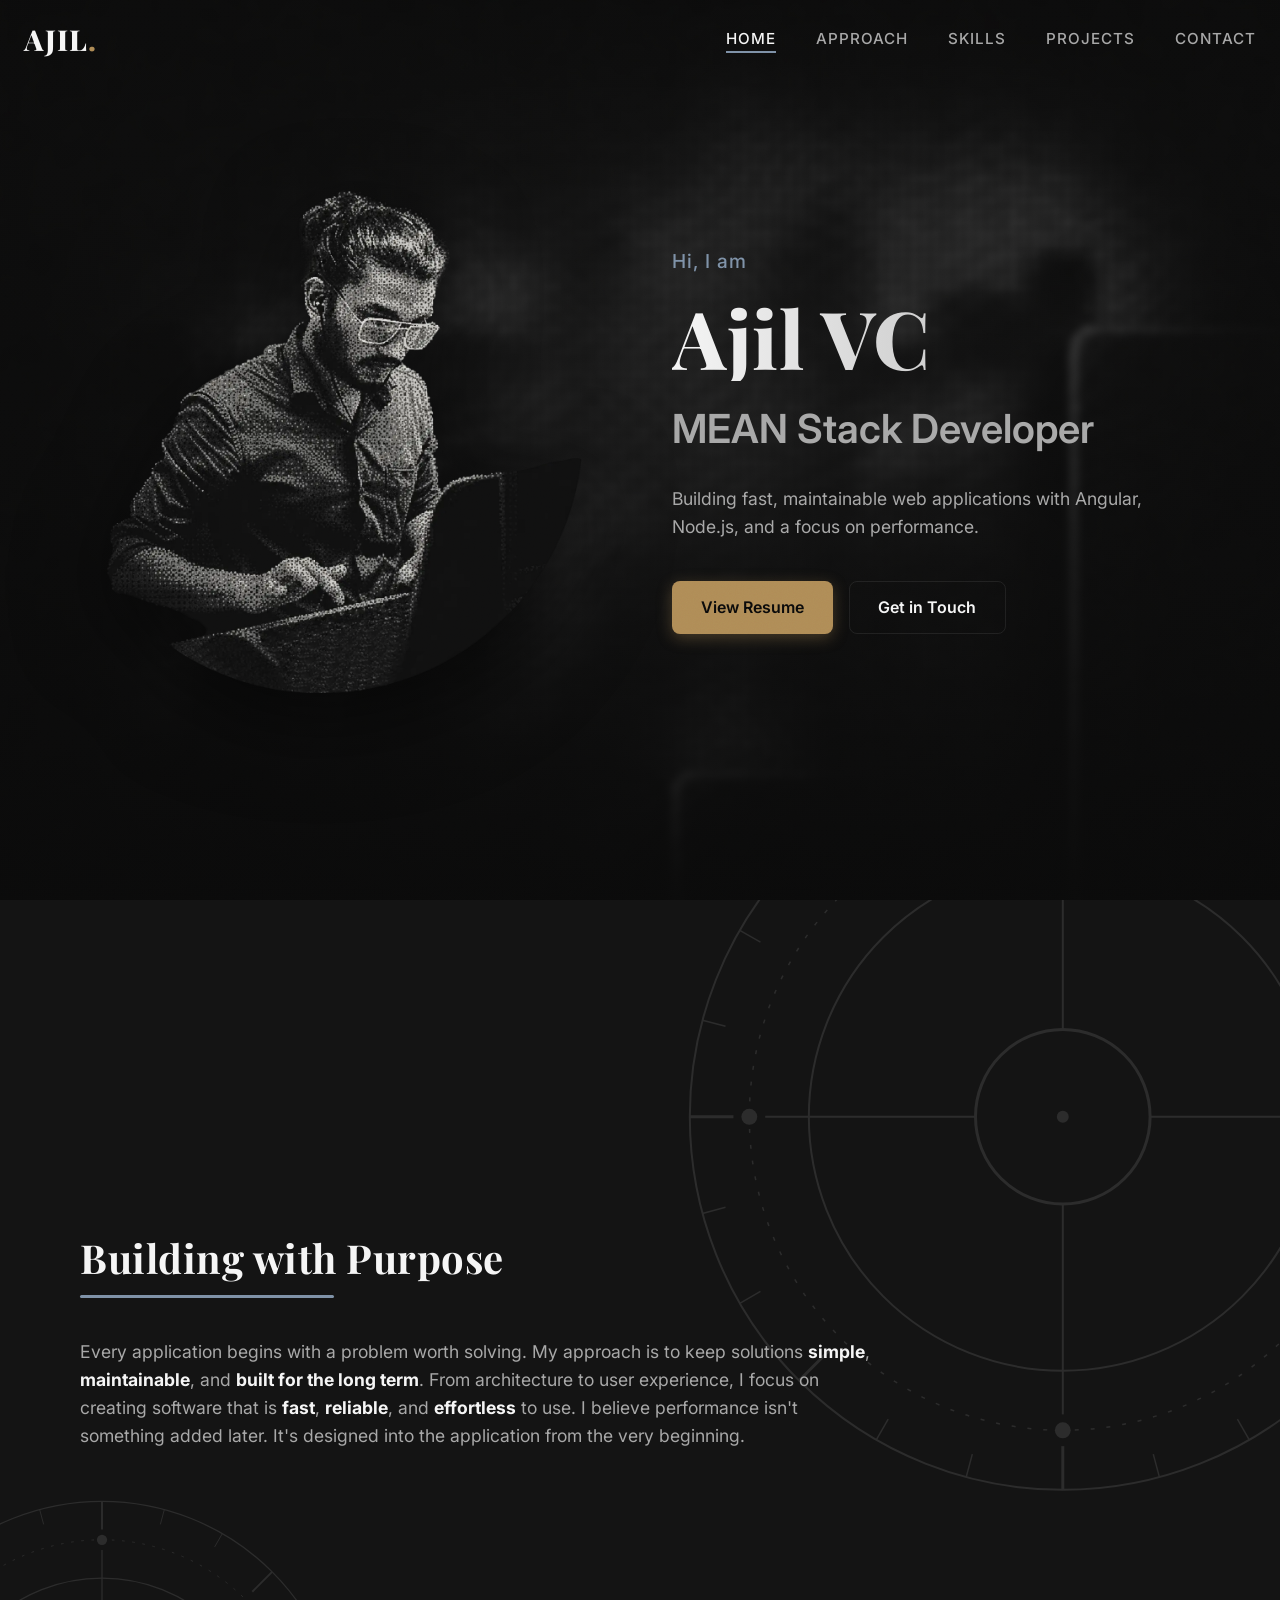
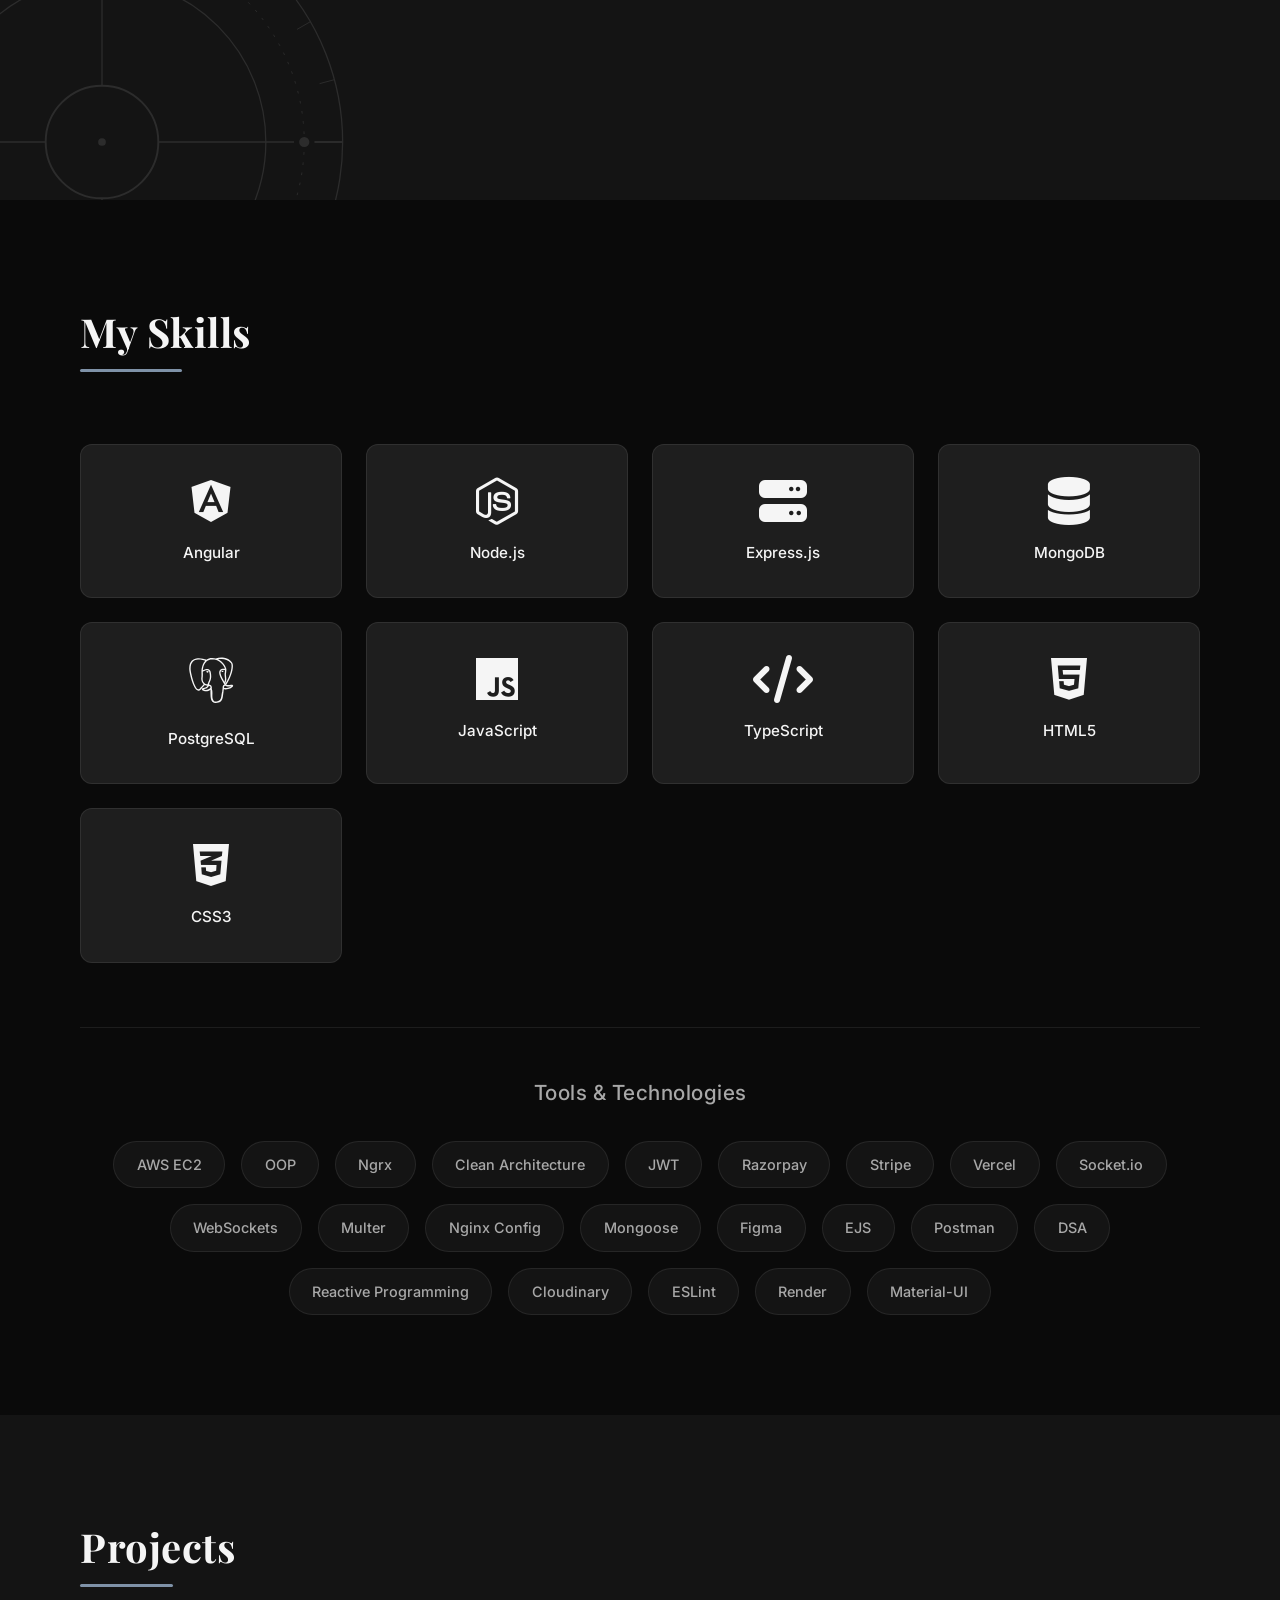
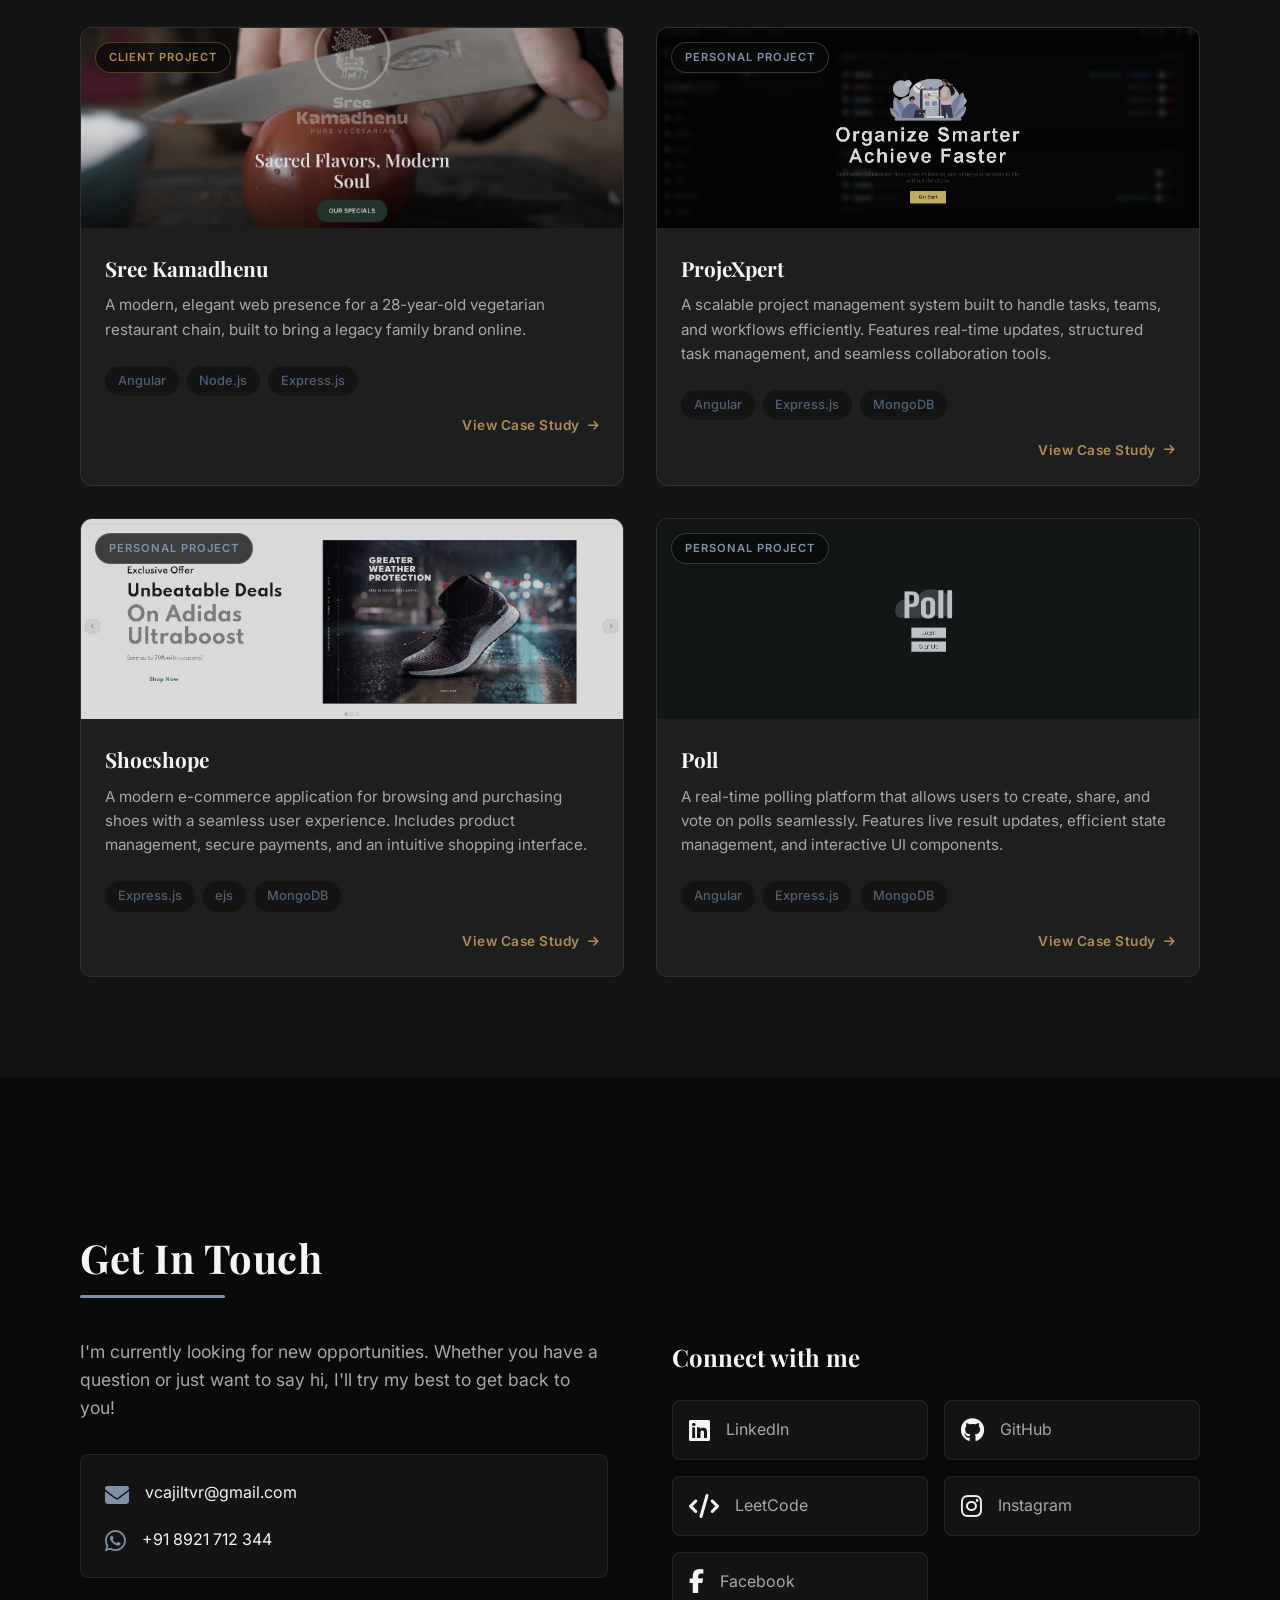
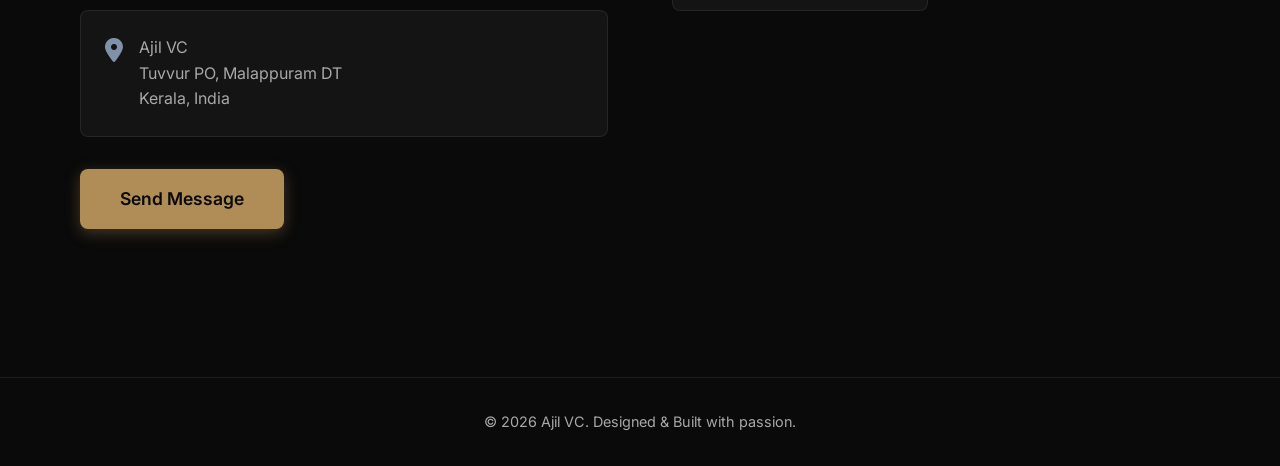
<file: index.html>
<!DOCTYPE html>
<html lang="en">

<head>
    <meta charset="UTF-8">
    <meta name="viewport" content="width=device-width, initial-scale=1.0">

    <title>Ajil VC | MEAN Stack Developer in Malappuram, Kerala</title>
    <meta name="description"
        content="Ajil VC is a MEAN Stack Developer based in Malappuram, Kerala, India, building fast, scalable web applications with Angular, Node.js, Express.js and MongoDB.">
    <meta name="author" content="Ajil VC">
    <meta name="robots" content="index, follow">
    <meta name="theme-color" content="#0a0a0a">
    <link rel="canonical" href="https://ajil-vc.github.io/portfolio/">

    <!-- Open Graph (Facebook, LinkedIn, WhatsApp) -->
    <meta property="og:type" content="website">
    <meta property="og:url" content="https://ajil-vc.github.io/portfolio/">
    <meta property="og:site_name" content="Ajil VC — Portfolio">
    <meta property="og:title" content="Ajil VC | MEAN Stack Developer in Malappuram, Kerala">
    <meta property="og:description"
        content="MEAN Stack Developer based in Malappuram, Kerala, India, building fast, scalable web applications with Angular, Node.js, Express.js and MongoDB.">
    <meta property="og:image" content="https://ajil-vc.github.io/portfolio/assets/1200x630.jpg">
    <meta property="og:image:width" content="1200">
    <meta property="og:image:height" content="630">
    <meta property="og:image:alt" content="Ajil VC — MEAN Stack Developer">
    <meta property="og:locale" content="en_IN">

    <!-- Twitter / X Card -->
    <meta name="twitter:card" content="summary_large_image">
    <meta name="twitter:site" content="@AjilVc">
    <meta name="twitter:creator" content="@AjilVc">
    <meta name="twitter:title" content="Ajil VC | MEAN Stack Developer in Malappuram, Kerala">
    <meta name="twitter:description"
        content="MEAN Stack Developer based in Malappuram, Kerala, India, building fast, scalable web applications with Angular, Node.js, Express.js and MongoDB.">
    <meta name="twitter:image" content="https://ajil-vc.github.io/portfolio/assets/1200x630.jpg">
    <meta name="twitter:image:alt" content="Ajil VC — MEAN Stack Developer">

    <link rel="icon" type="image/png" sizes="32x32" href="./assets/favicon_io/favicon-32x32.png">
    <link rel="icon" type="image/png" sizes="16x16" href="./assets/favicon_io/favicon-16x16.png">
    <link rel="shortcut icon" href="./assets/favicon_io/favicon.ico">
    <link rel="apple-touch-icon" sizes="180x180" href="./assets/favicon_io/apple-touch-icon.png">
    <link rel="manifest" href="./assets/favicon_io/site.webmanifest">
    <meta name="apple-mobile-web-app-title" content="Ajil VC">
    <link rel="preload" as="image" href="assets/HERO.webp">
    <link rel="stylesheet" href="styles.css">
    <!-- Font Awesome for Icons -->
    <link rel="stylesheet" href="https://cdnjs.cloudflare.com/ajax/libs/font-awesome/6.4.0/css/all.min.css">
    <!-- Google Fonts -->
    <link rel="preconnect" href="https://fonts.googleapis.com">
    <link rel="preconnect" href="https://fonts.gstatic.com" crossorigin>
    <link
        href="https://fonts.googleapis.com/css2?family=Inter:wght@300;400;500;600;700;800&family=Playfair+Display:wght@600;700;800;900&display=swap"
        rel="stylesheet">

    <!-- Structured data: helps Google's Knowledge Graph and AI assistants identify Ajil as one entity across sites -->
    <script type="application/ld+json">
    {
        "@context": "https://schema.org",
        "@type": "Person",
        "name": "Ajil VC",
        "jobTitle": "MEAN Stack Developer",
        "url": "https://ajil-vc.github.io/portfolio/",
        "image": "https://ajil-vc.github.io/portfolio/assets/HERO.webp",
        "email": "mailto:vcajiltvr@gmail.com",
        "address": {
            "@type": "PostalAddress",
            "addressLocality": "Malappuram",
            "addressRegion": "Kerala",
            "addressCountry": "IN"
        },
        "sameAs": [
            "https://www.linkedin.com/in/ajil-vc-fullstackdeveloper/",
            "https://github.com/Ajil-VC",
            "https://leetcode.com/u/vcajiltvr/",
            "https://www.instagram.com/vcajil/",
            "https://www.facebook.com/vc.ajil",
            "https://x.com/AjilVc"
        ],
        "knowsAbout": ["Angular", "Node.js", "Express.js", "MongoDB", "PostgreSQL", "JavaScript", "TypeScript"]
    }
    </script>
</head>

<body>
    <!-- Navbar -->
    <nav id="navbar">
        <div class="nav-container">
            <a href="#hero" class="logo">AJIL<span>.</span></a>
            <ul class="nav-links">
                <li><a href="#hero" class="nav-link">Home</a></li>
                <li><a href="#about" class="nav-link">Approach</a></li>
                <li><a href="#skills" class="nav-link">Skills</a></li>
                <li><a href="#projects" class="nav-link">Projects</a></li>
                <li><a href="#contact" class="nav-link">Contact</a></li>
            </ul>
            <div class="hamburger">
                <span class="bar"></span>
                <span class="bar"></span>
                <span class="bar"></span>
            </div>
        </div>
    </nav>

    <!-- Hero Section -->
    <section id="hero" class="section hero">
        <div class="container hero-container">
            <div class="hero-image-wrapper reveal">
                <img src="assets/HERO.webp" alt="Ajil VC" class="hero-img">
            </div>
            <div class="hero-content reveal">
                <p class="greeting">Hi, I am</p>
                <h1 class="name">Ajil VC</h1>
                <h2 class="roles">
                    <span class="role">MEAN Stack Developer</span>
                    <span class="role">JavaScript Developer</span>
                    <span class="role">Node.js Developer</span>
                    <span class="role">Angular Developer</span>
                </h2>
                <p class="tagline">Building fast, maintainable web applications with Angular, Node.js, and a focus on
                    performance.</p>
                <div class="hero-buttons">
                    <a href="./assets/Ajil_VC_MEAN_Stack_Developer_Resume.pdf" target="_blank" class="btn btn-primary"
                        id="download-resume">View
                        Resume</a>
                    <a href="#contact" class="btn btn-secondary">Get in Touch</a>
                </div>
            </div>
        </div>
        <div class="hero-background">
            <div class="blob blob-1"></div>
            <div class="blob blob-2"></div>
        </div>
    </section>

    <!-- About Section -->
    <section id="about" class="section about">
        <svg class="about-ornament about-ornament-1" viewBox="0 0 400 400" aria-hidden="true" focusable="false">
            <g fill="none" stroke="currentColor">
                <circle cx="200" cy="200" r="188" stroke-width="1" />
                <circle cx="200" cy="200" r="158" stroke-width="0.75" stroke-dasharray="2 6" />
                <circle cx="200" cy="200" r="128" stroke-width="1" />
                <circle cx="200" cy="200" r="44" stroke-width="1.5" />
                <line x1="200" y1="12" x2="200" y2="34" stroke-width="1.5" />
                <line x1="248.7" y1="18.4" x2="245.6" y2="30" stroke-width="0.75" />
                <line x1="294" y1="37.2" x2="288" y2="47.6" stroke-width="0.75" />
                <line x1="332.9" y1="67.1" x2="317.4" y2="82.6" stroke-width="1.5" />
                <line x1="362.8" y1="106" x2="352.4" y2="112" stroke-width="0.75" />
                <line x1="381.6" y1="151.3" x2="370" y2="154.4" stroke-width="0.75" />
                <line x1="388" y1="200" x2="366" y2="200" stroke-width="1.5" />
                <line x1="381.6" y1="248.7" x2="370" y2="245.6" stroke-width="0.75" />
                <line x1="362.8" y1="294" x2="352.4" y2="288" stroke-width="0.75" />
                <line x1="332.9" y1="332.9" x2="317.4" y2="317.4" stroke-width="1.5" />
                <line x1="294" y1="362.8" x2="288" y2="352.4" stroke-width="0.75" />
                <line x1="248.7" y1="381.6" x2="245.6" y2="370" stroke-width="0.75" />
                <line x1="200" y1="388" x2="200" y2="366" stroke-width="1.5" />
                <line x1="151.3" y1="381.6" x2="154.4" y2="370" stroke-width="0.75" />
                <line x1="106" y1="362.8" x2="112" y2="352.4" stroke-width="0.75" />
                <line x1="67.1" y1="332.9" x2="82.6" y2="317.4" stroke-width="1.5" />
                <line x1="37.2" y1="294" x2="47.6" y2="288" stroke-width="0.75" />
                <line x1="18.4" y1="248.7" x2="30" y2="245.6" stroke-width="0.75" />
                <line x1="12" y1="200" x2="34" y2="200" stroke-width="1.5" />
                <line x1="18.4" y1="151.3" x2="30" y2="154.4" stroke-width="0.75" />
                <line x1="37.2" y1="106" x2="47.6" y2="112" stroke-width="0.75" />
                <line x1="67.1" y1="67.1" x2="82.6" y2="82.6" stroke-width="1.5" />
                <line x1="106" y1="37.2" x2="112" y2="47.6" stroke-width="0.75" />
                <line x1="151.3" y1="18.4" x2="154.4" y2="30" stroke-width="0.75" />
                <line x1="200" y1="156" x2="200" y2="50" stroke-width="1" />
                <circle cx="200" cy="42" r="4" fill="currentColor" stroke="none" />
                <line x1="244" y1="200" x2="350" y2="200" stroke-width="1" />
                <circle cx="358" cy="200" r="4" fill="currentColor" stroke="none" />
                <line x1="200" y1="244" x2="200" y2="350" stroke-width="1" />
                <circle cx="200" cy="358" r="4" fill="currentColor" stroke="none" />
                <line x1="156" y1="200" x2="50" y2="200" stroke-width="1" />
                <circle cx="42" cy="200" r="4" fill="currentColor" stroke="none" />
            </g>
            <circle cx="200" cy="200" r="3" fill="currentColor" stroke="none" />
        </svg>
        <svg class="about-ornament about-ornament-2" viewBox="0 0 400 400" aria-hidden="true" focusable="false">
            <g fill="none" stroke="currentColor">
                <circle cx="200" cy="200" r="188" stroke-width="1" />
                <circle cx="200" cy="200" r="158" stroke-width="0.75" stroke-dasharray="2 6" />
                <circle cx="200" cy="200" r="128" stroke-width="1" />
                <circle cx="200" cy="200" r="44" stroke-width="1.5" />
                <line x1="200" y1="12" x2="200" y2="34" stroke-width="1.5" />
                <line x1="248.7" y1="18.4" x2="245.6" y2="30" stroke-width="0.75" />
                <line x1="294" y1="37.2" x2="288" y2="47.6" stroke-width="0.75" />
                <line x1="332.9" y1="67.1" x2="317.4" y2="82.6" stroke-width="1.5" />
                <line x1="362.8" y1="106" x2="352.4" y2="112" stroke-width="0.75" />
                <line x1="381.6" y1="151.3" x2="370" y2="154.4" stroke-width="0.75" />
                <line x1="388" y1="200" x2="366" y2="200" stroke-width="1.5" />
                <line x1="381.6" y1="248.7" x2="370" y2="245.6" stroke-width="0.75" />
                <line x1="362.8" y1="294" x2="352.4" y2="288" stroke-width="0.75" />
                <line x1="332.9" y1="332.9" x2="317.4" y2="317.4" stroke-width="1.5" />
                <line x1="294" y1="362.8" x2="288" y2="352.4" stroke-width="0.75" />
                <line x1="248.7" y1="381.6" x2="245.6" y2="370" stroke-width="0.75" />
                <line x1="200" y1="388" x2="200" y2="366" stroke-width="1.5" />
                <line x1="151.3" y1="381.6" x2="154.4" y2="370" stroke-width="0.75" />
                <line x1="106" y1="362.8" x2="112" y2="352.4" stroke-width="0.75" />
                <line x1="67.1" y1="332.9" x2="82.6" y2="317.4" stroke-width="1.5" />
                <line x1="37.2" y1="294" x2="47.6" y2="288" stroke-width="0.75" />
                <line x1="18.4" y1="248.7" x2="30" y2="245.6" stroke-width="0.75" />
                <line x1="12" y1="200" x2="34" y2="200" stroke-width="1.5" />
                <line x1="18.4" y1="151.3" x2="30" y2="154.4" stroke-width="0.75" />
                <line x1="37.2" y1="106" x2="47.6" y2="112" stroke-width="0.75" />
                <line x1="67.1" y1="67.1" x2="82.6" y2="82.6" stroke-width="1.5" />
                <line x1="106" y1="37.2" x2="112" y2="47.6" stroke-width="0.75" />
                <line x1="151.3" y1="18.4" x2="154.4" y2="30" stroke-width="0.75" />
                <line x1="200" y1="156" x2="200" y2="50" stroke-width="1" />
                <circle cx="200" cy="42" r="4" fill="currentColor" stroke="none" />
                <line x1="244" y1="200" x2="350" y2="200" stroke-width="1" />
                <circle cx="358" cy="200" r="4" fill="currentColor" stroke="none" />
                <line x1="200" y1="244" x2="200" y2="350" stroke-width="1" />
                <circle cx="200" cy="358" r="4" fill="currentColor" stroke="none" />
                <line x1="156" y1="200" x2="50" y2="200" stroke-width="1" />
                <circle cx="42" cy="200" r="4" fill="currentColor" stroke="none" />
            </g>
            <circle cx="200" cy="200" r="3" fill="currentColor" stroke="none" />
        </svg>
        <div class="container reveal">
            <h2 class="section-title">Building with Purpose</h2>
            <div class="about-content">
                <div class="about-text">

                    <p>
                        Every application begins with a problem worth solving. My approach is to keep solutions
                        <strong>simple</strong>,
                        <strong>maintainable</strong>, and <strong>built for the long term</strong>. From architecture
                        to user experience, I focus on
                        creating software that is <strong>fast</strong>, <strong>reliable</strong>, and
                        <strong>effortless</strong> to use. I believe performance isn't
                        something added later. It's designed into the application from the very beginning.
                    </p>
                </div>
            </div>
        </div>
    </section>

    <!-- Skills Section -->
    <section id="skills" class="section skills">
        <div class="container reveal">
            <h2 class="section-title">My Skills</h2>
            <div class="skills-grid">
                <div class="skill-card"><i class="fa-brands fa-angular skill-icon angular-color"></i>
                    <p>Angular</p>
                </div>
                <div class="skill-card"><i class="fa-brands fa-node-js skill-icon node-color"></i>
                    <p>Node.js</p>
                </div>
                <div class="skill-card"><i class="fa-solid fa-server skill-icon express-color"></i>
                    <p>Express.js</p>
                </div>
                <div class="skill-card"><i class="fa-solid fa-database skill-icon mongo-color"></i>
                    <p>MongoDB</p>
                </div>
                <div class="skill-card">
                    <svg class="skill-icon postgres-color postgres-icon" viewBox="0 0 512 512"
                        xmlns="http://www.w3.org/2000/svg" aria-hidden="true" focusable="false">
                        <path fill="currentColor"
                            d="M219.8 171.3c3.9 .5 13.1 2.7 12.3 8.5-.8 5.9-9.2 9.1-14.2 8.4-4.7-.7-13.2-6.1-12.3-12.1l.3-2.1c4.2 0 8.3-3.5 13.9-2.7zm168.1-3.4c10.8 2.6-1.1 13.5-6.8 14.3-4.3 .6-12.1-2.2-12.8-7.4-1-7.4 15.7-7.9 19.7-6.9zm-22-140.8c35.7-.3 81.3 9.4 114.3 51.7 7.2 9.2 10 24 9.7 40.9-.8 49.6-26 129.4-70.7 197.4 4.5 2.9 17.6 7.4 51.1 .5 5.6-1.2 12.7-2.2 17.6 1.6 18.2 13.9-19.6 35.1-28.4 39.2-13.2 6.2-34.8 9.5-51.2 8.7-2.1-.2-4.3-.2-6.3-.6-5.1-1.1-7.4-1-8.3-.7-1.1 .3-1.4 2.9-1.6 3.8-2.8 24.9-7.7 64.7-10.7 82-2.8 16.3-7.7 29.3-17.2 39.2-9.5 9.9-22.8 15.7-40.6 19.5-22.3 4.8-37.9-.1-48.7-9.1-10.3-8.7-15.2-20.4-18-27.4-1.8-4.5-3-11.5-4-19.8-2.3-19.8-3.3-50.4-3-83.3-24.6 22.1-55 17.2-68.2 13.9-10.5-2.6-33-16.1-17.5-28.7 11.9-9.7 30.3-5.5 42.2-15 2.4-1.9 11.4-10.6 11.4-13.5-10-.3-19.6-2.9-28.1-7.5-13.5 14.5-26.4 29.5-39.3 44.6-8.3 9.9-17.4 15.8-27.4 16.2-9.9 .4-18.7-4.6-26.1-11.8-7.3-7.1-14.1-17.2-20.4-29-19-35.5-33.2-86.1-42.3-126.4-6-26.7-9.6-49.1-10.1-59-2.2-44.3 8-74.1 26-93.2 17.9-19 42.4-26 66.1-27.4 35.6-2 71 8.5 86.6 13.8l5 1.8c15.9-10.8 36.1-17.4 61.7-17 13.2 .2 25.5 2.2 36.7 4.2 18.6-7.1 39.8-9.5 59.4-9.7zm-96 20.5c-24.7-.4-42.9 6.5-56.6 16.8-.8 .6-1.8 1-2.8 1.2-14.4 11.8-23.9 28-30.3 44.8-7.2 19.1-10 38.5-11.1 51.5 7.6-4.3 17.9-8.7 28.7-11.2 10.5-2.4 22.4-3.2 32.7 .8 10.9 4.2 19 13.3 22.2 28.1 7.5 34.7 6.7 58.2 2.7 75.9-4.8 21-16.8 39.5-21.9 60.4 3.5-.9 7.1-.6 9.8 .1l7.2 2.9c7.7 4.4 12.8 13 14 21.7 2 6 .1 14.3 0 20.6 6.7 16.3 7.2 36.1 6.7 53.3-.7 25-1 40.2 3.2 51.7 2.9 7.9 4.7 16.4 10.4 22.8 2.6 3 6.1 5.5 10.9 6.8 18.5 5.1 44-4.7 56.6-18.2 7.7-8.2 12.3-19.3 13.4-33.9 1.1-13.6 4.2-27.6 6.3-41.1l2.9-8.8c1.7-14.8 3.4-29.6 5-44.4-.4-9.1 .9-16.1 3.9-21.5 3.1-5.7 7.6-8.9 11.8-10.8 1.8-.8 3.9-1.2 5.6-2-1.6-2.4-3.6-4.6-5.3-6.8-8.2-10.4-13.3-22.3-19.7-33.8-8.5-15.2-23.8-42.2-30.1-67.5-4.1-16.4-4.9-34.5 6-47 9.8-11.2 26.9-15.5 51.9-13-3.4-10-11.4-27.5-24.8-44.7-18-23-45.7-45.9-85.7-53.1-7.3-.9-15.2-1.5-23.6-1.7zm-32.2 282c-8 .7-15.5 18.2-21.7 23.1-6.2 4.9-14.5 7.6-30 10.7-4.5 .9-7.7 1.9-9.7 2.8 22.3 15.8 58.3 3.2 72.6-16.8 1.7-2.4 2.1-6 .5-10.2-1.7-4.5-6.4-10.1-11.9-9.6zM117.6 49.2c-21.6 1.2-42 7.5-56.4 22.8-14.4 15.2-24.2 40.6-22.1 82.5 .4 8.5 3.8 30 9.8 56.6 8.9 39.8 23.7 90.3 40.6 122.2 6 11.1 17.4 33 32.8 32.3 4.4-.2 10.1-2.8 17-11 12.6-14.8 25.2-29.5 38.5-43.7-17.9-15.4-28.5-40.3-24.8-67.2 3.4-24.3 .5-48.2 1.2-72.5 .4-11.9 2.3-38.7 12.6-65.8 5.9-15.5 14.5-31.3 27.4-44.2-16.4-5.4-47.1-13.5-76.6-11.9zM405.1 328.9c-3.8 1.1-6.7 2.2-8.7 5.8-1.3 2.4-2.5 6.7-2.2 14.2 4.8 3.9 14.1 3.3 19.8 3.2 13.9-.2 29.9-3.1 39.3-7.5 7.9-3.7 14.7-8.3 19-12.2-38.2 7.7-55.4 2.1-63.2-4.8-1.3 .4-2.9 .9-3.9 1.2zM225.3 164.9c-15.4-5.9-35.4 1.8-48.9 9.4-3.6 2-6.5 4-7.9 5.2 .4 8.8 2.8 36.1-1.4 66.3-5.1 36.6 21.7 66.6 52.5 66.7 5.1-20.8 17-39.2 21.8-60.1 3.5-15.3 4.5-36.6-2.7-69.7-2.3-10.5-7.4-15.4-13.4-17.7zM370.1 42.2c-15.2-.2-28.8 1.7-39.2 3.8 26 11.8 45.6 29.7 59.6 47.6 17.4 22.2 26.3 44.1 29 55 .7 2.7 1.3 5.7 .5 8.4 .6 18.9-4 31.3-4.6 49.2-.4 12.9 2.9 28.1 3.7 44.7 .8 15.7-1 32.5-11.2 49.5 .8 1 1.6 2.1 2.4 3.1 26.8-42.2 46-88.6 56.3-128.5 5.5-21.4 8.4-40.7 8.7-56.1 .2-15.2-2-25.4-5.8-30.4-28.3-36.1-66.8-45.8-99.3-46.2zm35.6 119.5c-25.3-3.2-37.3 1.5-42.8 7.7-6 6.8-6.8 18.5-2.9 34.1 5.7 22.6 20.1 48.6 28.7 64 3.6 6.4 6.4 13.1 10 19.4 5.5-11.7 6.6-23.5 6-35.5-.7-15-4.2-30.3-3.7-45.8l.4-7.4c1.2-14.3 4.1-24.6 4.2-36.5z" />
                    </svg>
                    <p>PostgreSQL</p>
                </div>
                <div class="skill-card"><i class="fa-brands fa-js skill-icon js-color"></i>
                    <p>JavaScript</p>
                </div>
                <div class="skill-card"><i class="fa-solid fa-code skill-icon ts-color"></i>
                    <p>TypeScript</p>
                </div>
                <div class="skill-card"><i class="fa-brands fa-html5 skill-icon html-color"></i>
                    <p>HTML5</p>
                </div>
                <div class="skill-card"><i class="fa-brands fa-css3-alt skill-icon css-color"></i>
                    <p>CSS3</p>
                </div>
            </div>

            <!-- Secondary Skills -->
            <div class="secondary-skills-section">
                <h3 class="secondary-skills-title">Tools & Technologies</h3>
                <div class="secondary-skills-container">
                    <span class="skill-pill">AWS EC2</span>
                    <span class="skill-pill">OOP</span>
                    <span class="skill-pill">Ngrx</span>
                    <span class="skill-pill">Clean Architecture</span>
                    <span class="skill-pill">JWT</span>
                    <span class="skill-pill">Razorpay</span>
                    <span class="skill-pill">Stripe</span>
                    <span class="skill-pill">Vercel</span>
                    <span class="skill-pill">Socket.io</span>
                    <span class="skill-pill">WebSockets</span>
                    <span class="skill-pill">Multer</span>
                    <span class="skill-pill">Nginx Config</span>
                    <span class="skill-pill">Mongoose</span>
                    <span class="skill-pill">Figma</span>
                    <span class="skill-pill">EJS</span>
                    <span class="skill-pill">Postman</span>
                    <span class="skill-pill">DSA</span>
                    <span class="skill-pill">Reactive Programming</span>
                    <span class="skill-pill">Cloudinary</span>
                    <span class="skill-pill">ESLint</span>
                    <span class="skill-pill">Render</span>
                    <span class="skill-pill">Material-UI</span>
                </div>
            </div>
        </div>
    </section>

    <!-- Projects Section -->
    <section id="projects" class="section projects">
        <div class="container reveal">
            <h2 class="section-title">Projects</h2>
            <div class="projects-grid">

                <a href="project.html?id=sreekamadhenu" class="project-card">
                    <div class="project-img-wrapper">
                        <img src="./assets/Sreekamadhenu_Visual.png" alt="Sree Kamadhenu" class="project-img">
                        <span class="project-badge client">Client Project</span>
                    </div>
                    <div class="project-info">
                        <h3 class="project-title">Sree Kamadhenu</h3>
                        <p class="project-desc">A modern, elegant web presence for a 28-year-old vegetarian
                            restaurant chain, built to bring a legacy family brand online.</p>
                        <div class="project-tech">
                            <span>Angular</span>
                            <span>Node.js</span>
                            <span>Express.js</span>
                        </div>
                        <span class="project-view-link">View Case Study <i class="fa-solid fa-arrow-right"></i></span>
                    </div>
                </a>

                <a href="project.html?id=projexpert" class="project-card">
                    <div class="project-img-wrapper">
                        <img src="./assets/projexpert_visual.png" alt="ProjeXpert" class="project-img">
                        <span class="project-badge personal">Personal Project</span>
                    </div>
                    <div class="project-info">
                        <h3 class="project-title">ProjeXpert</h3>
                        <p class="project-desc">A scalable project management system built to handle tasks, teams, and
                            workflows efficiently.
                            Features real-time updates, structured task management, and seamless collaboration tools.
                        </p>
                        <div class="project-tech">
                            <span>Angular</span>
                            <span>Express.js</span>
                            <span>MongoDB</span>
                        </div>
                        <span class="project-view-link">View Case Study <i class="fa-solid fa-arrow-right"></i></span>
                    </div>
                </a>

                <a href="project.html?id=shoeshope" class="project-card">
                    <div class="project-img-wrapper">
                        <img src="./assets/Shoeshope_Visual.png" alt="Shoeshope" class="project-img">
                        <span class="project-badge personal">Personal Project</span>
                    </div>
                    <div class="project-info">
                        <h3 class="project-title">Shoeshope</h3>
                        <p class="project-desc">A modern e-commerce application for browsing and purchasing shoes with a
                            seamless user experience.
                            Includes product management, secure payments, and an intuitive shopping interface.</p>
                        <div class="project-tech">
                            <span>Express.js</span>
                            <span>ejs</span>
                            <span>MongoDB</span>
                        </div>
                        <span class="project-view-link">View Case Study <i class="fa-solid fa-arrow-right"></i></span>
                    </div>
                </a>

                <a href="project.html?id=poll" class="project-card">
                    <div class="project-img-wrapper">
                        <img src="./assets/Poll_visual.png" alt="Poll" class="project-img">
                        <span class="project-badge personal">Personal Project</span>
                    </div>
                    <div class="project-info">
                        <h3 class="project-title">Poll</h3>
                        <p class="project-desc">A real-time polling platform that allows users to create, share, and
                            vote on polls seamlessly.
                            Features live result updates, efficient state management, and interactive UI components.</p>
                        <div class="project-tech">
                            <span>Angular</span>
                            <span>Express.js</span>
                            <span>MongoDB</span>
                        </div>
                        <span class="project-view-link">View Case Study <i class="fa-solid fa-arrow-right"></i></span>
                    </div>
                </a>

            </div>
        </div>
    </section>

    <!-- Contact Section -->
    <section id="contact" class="section contact">
        <div class="container reveal">
            <h2 class="section-title">Get In Touch</h2>
            <div class="contact-wrapper">
                <div class="contact-info">
                    <p class="contact-intro">I'm currently looking for new opportunities. Whether you have a question or
                        just want to say hi, I'll try my best to get back to you!</p>

                    <div class="address-box multi-line">
                        <div class="contact-row">
                            <i class="fa-solid fa-envelope"></i>
                            <p><a href="mailto:vcajiltvr@gmail.com" class="email-link">vcajiltvr@gmail.com</a></p>
                        </div>
                        <div class="contact-row">
                            <i class="fa-brands fa-whatsapp"></i>
                            <p><a href="https://wa.me/918921712344?text=Hi%20Ajil%2C%20I%20saw%20your%20portfolio"
                                    target="_blank" class="email-link">+91
                                    8921 712 344</a></p>
                        </div>
                    </div>



                    <div class="address-box">
                        <i class="fa-solid fa-location-dot"></i>
                        <p>Ajil VC<br>Tuvvur PO, Malappuram DT<br>Kerala, India</p>
                    </div>

                    <div class="contact-action">
                        <a href="https://wa.me/918921712344?text=Hi%20Ajil%2C%20I%20saw%20your%20portfolio"
                            target="_blank" class="btn btn-primary btn-lg">
                            Send Message</a>
                    </div>
                </div>

                <div class="social-links-container">
                    <h3 class="social-title">Connect with me</h3>
                    <div class="social-grid">
                        <a href="https://www.linkedin.com/in/ajil-vc-fullstackdeveloper/" target="_blank"
                            class="social-card" aria-label="LinkedIn">
                            <i class="fa-brands fa-linkedin"></i><span>LinkedIn</span>
                        </a>
                        <a href="https://github.com/Ajil-VC" target="_blank" class="social-card" aria-label="GitHub">
                            <i class="fa-brands fa-github"></i><span>GitHub</span>
                        </a>
                        <a href="https://leetcode.com/u/vcajiltvr/" target="_blank" class="social-card"
                            aria-label="LeetCode">
                            <i class="fa-solid fa-code"></i><span>LeetCode</span>
                        </a>
                        <a href="https://www.instagram.com/vcajil/" target="_blank" class="social-card"
                            aria-label="Instagram">
                            <i class="fa-brands fa-instagram"></i><span>Instagram</span>
                        </a>
                        <a href="https://www.facebook.com/vc.ajil" target="_blank" class="social-card"
                            aria-label="Facebook">
                            <i class="fa-brands fa-facebook-f"></i><span>Facebook</span>
                        </a>
                    </div>
                </div>
            </div>
        </div>
    </section>

    <footer>
        <div class="footer-content">
            <p>&copy; 2026 Ajil VC. Designed & Built with passion.</p>
        </div>
    </footer>

    <script src="script.js"></script>
</body>

</html>
</file>
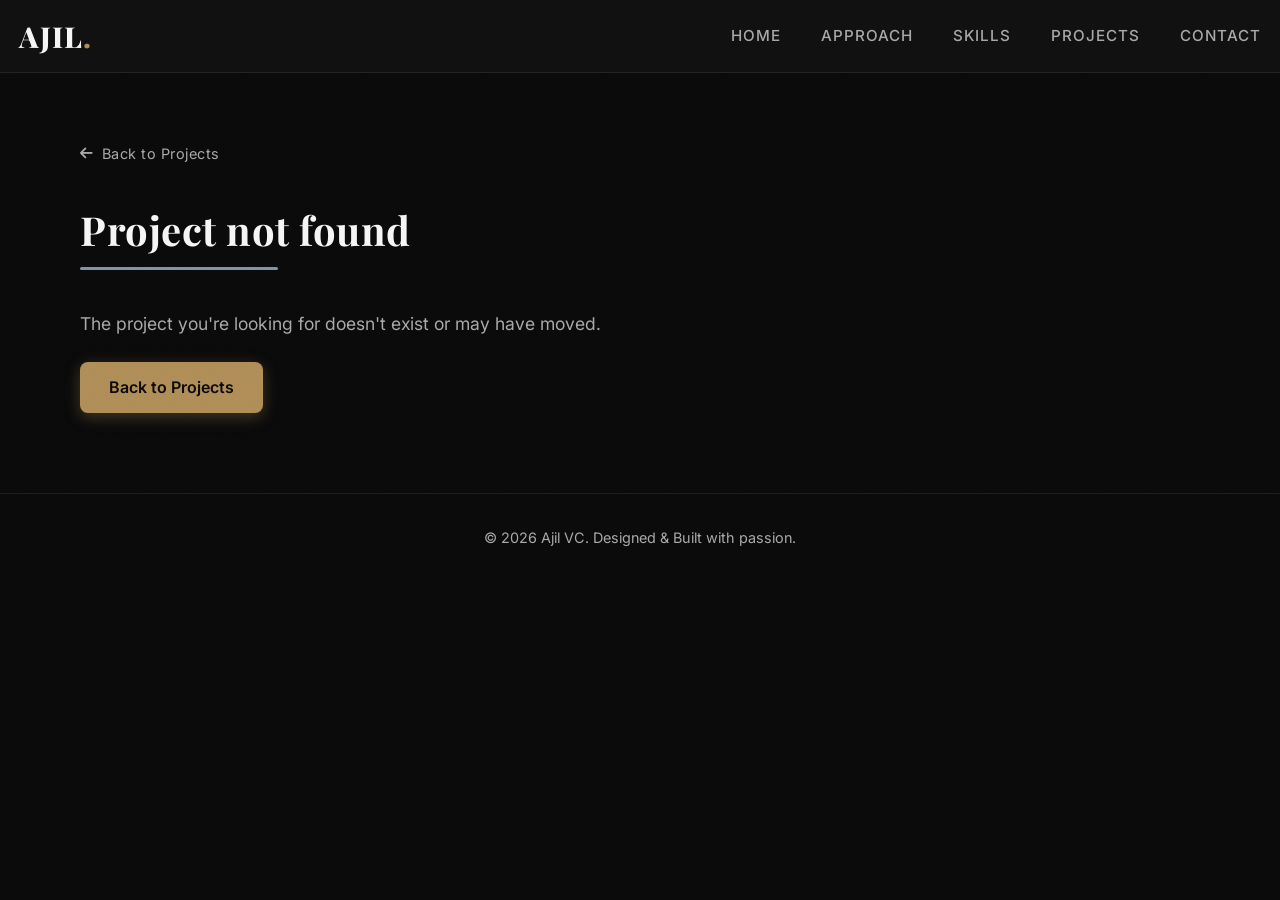
<file: project.html>
<!DOCTYPE html>
<html lang="en">

<head>
    <meta charset="UTF-8">
    <meta name="viewport" content="width=device-width, initial-scale=1.0">

    <title id="meta-title">Project Case Study — Ajil VC</title>
    <meta id="meta-description" name="description"
        content="Project case study by Ajil VC, MEAN Stack Developer based in Malappuram, Kerala, India.">
    <meta name="author" content="Ajil VC">
    <meta name="robots" content="index, follow">
    <meta name="theme-color" content="#0a0a0a">
    <link id="meta-canonical" rel="canonical" href="https://ajil-vc.github.io/portfolio/project.html">

    <!-- Open Graph (Facebook, LinkedIn, WhatsApp) -->
    <meta id="og-type" property="og:type" content="article">
    <meta id="og-url" property="og:url" content="https://ajil-vc.github.io/portfolio/project.html">
    <meta property="og:site_name" content="Ajil VC — Portfolio">
    <meta id="og-title" property="og:title" content="Project Case Study — Ajil VC">
    <meta id="og-description" property="og:description"
        content="Project case study by Ajil VC, MEAN Stack Developer based in Malappuram, Kerala, India.">
    <meta id="og-image" property="og:image" content="https://ajil-vc.github.io/portfolio/assets/1200x630.jpg">
    <meta id="og-image-alt" property="og:image:alt" content="Ajil VC — MEAN Stack Developer">
    <meta property="og:locale" content="en_IN">

    <!-- Twitter / X Card -->
    <meta name="twitter:card" content="summary_large_image">
    <meta name="twitter:site" content="@AjilVc">
    <meta name="twitter:creator" content="@AjilVc">
    <meta id="twitter-title" name="twitter:title" content="Project Case Study — Ajil VC">
    <meta id="twitter-description" name="twitter:description"
        content="Project case study by Ajil VC, MEAN Stack Developer based in Malappuram, Kerala, India.">
    <meta id="twitter-image" name="twitter:image" content="https://ajil-vc.github.io/portfolio/assets/1200x630.jpg">

    <link rel="icon" type="image/png" sizes="32x32" href="./assets/favicon_io/favicon-32x32.png">
    <link rel="icon" type="image/png" sizes="16x16" href="./assets/favicon_io/favicon-16x16.png">
    <link rel="shortcut icon" href="./assets/favicon_io/favicon.ico">
    <link rel="apple-touch-icon" sizes="180x180" href="./assets/favicon_io/apple-touch-icon.png">
    <link rel="manifest" href="./assets/favicon_io/site.webmanifest">
    <meta name="apple-mobile-web-app-title" content="Ajil VC">
    <link rel="stylesheet" href="styles.css">
    <!-- Font Awesome for Icons -->
    <link rel="stylesheet" href="https://cdnjs.cloudflare.com/ajax/libs/font-awesome/6.4.0/css/all.min.css">
    <!-- Google Fonts -->
    <link rel="preconnect" href="https://fonts.googleapis.com">
    <link rel="preconnect" href="https://fonts.gstatic.com" crossorigin>
    <link
        href="https://fonts.googleapis.com/css2?family=Inter:wght@300;400;500;600;700;800&family=Playfair+Display:wght@600;700;800;900&display=swap"
        rel="stylesheet">
</head>

<body>
    <!-- Navbar -->
    <nav id="navbar" class="scrolled">
        <div class="nav-container">
            <a href="index.html#hero" class="logo">AJIL<span>.</span></a>
            <ul class="nav-links">
                <li><a href="index.html#hero" class="nav-link">Home</a></li>
                <li><a href="index.html#about" class="nav-link">Approach</a></li>
                <li><a href="index.html#skills" class="nav-link">Skills</a></li>
                <li><a href="index.html#projects" class="nav-link">Projects</a></li>
                <li><a href="index.html#contact" class="nav-link">Contact</a></li>
            </ul>
            <div class="hamburger">
                <span class="bar"></span>
                <span class="bar"></span>
                <span class="bar"></span>
            </div>
        </div>
    </nav>

    <!-- Project Detail -->
    <section class="section project-detail">
        <div class="container">
            <a href="index.html#projects" class="back-link"><i class="fa-solid fa-arrow-left"></i> Back to
                Projects</a>

            <div id="project-content" class="project-detail-content reveal">
                <!-- Populated by project.js -->
            </div>

            <div id="project-not-found" class="project-not-found" hidden>
                <h2 class="section-title">Project not found</h2>
                <p class="about-text">The project you're looking for doesn't exist or may have moved.</p>
                <a href="index.html#projects" class="btn btn-primary" style="margin-top: 1.5rem;">Back to
                    Projects</a>
            </div>
        </div>
    </section>

    <footer>
        <div class="footer-content">
            <p>&copy; 2026 Ajil VC. Designed &amp; Built with passion.</p>
        </div>
    </footer>

    <script src="projects-data.js"></script>
    <script src="project.js"></script>
    <script src="script.js"></script>
</body>

</html>
</file>
<file: styles.css>
:root {
    --bg-main: #0a0a0a;
    --bg-secondary: #141414;
    --bg-tertiary: #1e1e1e;
    --text-primary: #f5f5f5;
    --text-secondary: #a8a8a8;
    --accent: #4F6075;
    --accent-light: #7F92A8;
    --accent-hover: #617489;
    --accent-shadow: rgba(79, 96, 117, 0.35);
    --accent-gold: #b08d57;
    --accent-gold-hover: #c4a06a;
    --gold-shadow: rgba(176, 141, 87, 0.35);
    --glass-bg: rgba(20, 20, 20, 0.7);
    --glass-border: rgba(255, 255, 255, 0.08);
    --font-display: 'Playfair Display', 'Georgia', serif;

    /* Brand Colors */
    --angular: #dd0031;
    --node: #339933;
    --express: #ffffff;
    --mongo: #47a248;
    --postgres: #336791;
    --js: #f7df1e;
    --ts: #3178c6;
    --html: #e34f26;
    --css: #1572b6;
}

* {
    margin: 0;
    padding: 0;
    box-sizing: border-box;
}

html {
    scroll-behavior: smooth;
    overflow-x: hidden;
}

body {
    font-family: 'Inter', sans-serif;
    background-color: var(--bg-main);
    color: var(--text-primary);
    line-height: 1.6;
    overflow-x: hidden;
    position: relative;
}

/* Aged film-grain texture, grayscale only, sits above every section */
body::after {
    content: '';
    position: fixed;
    inset: 0;
    z-index: 999;
    pointer-events: none;
    opacity: 0.05;
    mix-blend-mode: overlay;
    background-image: url("data:image/svg+xml,%3Csvg xmlns='http://www.w3.org/2000/svg' width='120' height='120'%3E%3Cfilter id='n'%3E%3CfeTurbulence type='fractalNoise' baseFrequency='0.85' numOctaves='2' stitchTiles='stitch'/%3E%3C/filter%3E%3Crect width='100%25' height='100%25' filter='url(%23n)'/%3E%3C/svg%3E");
}

/* Utilities */
.container {
    width: 100%;
    margin: 0 auto;
    padding: 0 16px;
    /* Minimum padding for mobile */
}

@media (min-width: 768px) {
    .container {
        padding: 0 32px;
    }
}

@media (min-width: 1024px) {
    .container {
        padding: 0 40px;
        max-width: 1200px;
    }
}

.section {
    padding: 60px 0;
    min-height: 100vh;
    display: flex;
    flex-direction: column;
    justify-content: center;
}

@media (min-width: 768px) {
    .section {
        padding: 80px 0;
    }
}

@media (min-width: 1024px) {
    .section {
        padding: 100px 0;
    }
}

.section-title {
    font-family: var(--font-display);
    font-size: 2rem;
    font-weight: 700;
    letter-spacing: 0.5px;
    margin-bottom: 2rem;
    position: relative;
    display: inline-block;
}

@media (min-width: 768px) {
    .section-title {
        font-size: 2.5rem;
        margin-bottom: 3rem;
    }
}

.section-title::after {
    content: '';
    position: absolute;
    bottom: -8px;
    left: 0;
    width: 60%;
    height: 3px;
    background: var(--accent-light);
    border-radius: 2px;
}

/* Buttons */
.btn {
    display: inline-flex;
    justify-content: center;
    align-items: center;
    padding: 0.8rem 1.8rem;
    border-radius: 8px;
    font-size: 1rem;
    font-weight: 600;
    text-decoration: none;
    transition: all 0.3s ease;
    cursor: pointer;
    border: none;
    min-height: 48px;
    /* Mobile tap target size */
}

.btn-primary {
    background: var(--accent-gold);
    color: var(--bg-main);
    box-shadow: 0 4px 15px var(--gold-shadow);
}

.btn-secondary {
    background: transparent;
    color: var(--text-primary);
    border: 1px solid var(--glass-border);
}

.btn-sm {
    padding: 0.5rem 1rem;
    font-size: 0.9rem;
    min-height: 36px;
}

.btn-lg {
    padding: 1rem 2.5rem;
    font-size: 1.1rem;
}

@media (min-width: 1024px) {
    .btn-primary:hover {
        background: var(--accent-gold-hover);
        transform: translateY(-2px);
        box-shadow: 0 6px 20px rgba(176, 141, 87, 0.45);
    }

    .btn-secondary:hover {
        background: var(--bg-tertiary);
        border-color: var(--accent);
        transform: translateY(-2px);
    }
}

/* Navbar */
nav {
    position: fixed;
    top: 0;
    width: 100%;
    z-index: 1000;
    transition: all 0.3s ease;
    padding: 1rem 1.5rem;
}

nav.scrolled {
    background: var(--glass-bg);
    backdrop-filter: blur(10px);
    -webkit-backdrop-filter: blur(10px);
    border-bottom: 1px solid var(--glass-border);
    padding: 0.8rem 1.2rem;
}

.nav-container {
    display: flex;
    justify-content: space-between;
    align-items: center;
}

.logo {
    font-family: var(--font-display);
    font-size: 1.5rem;
    font-weight: 800;
    color: var(--text-primary);
    text-decoration: none;
    letter-spacing: 1px;
    z-index: 1001;
    /* Stay above mobile menu */
}

@media (min-width: 768px) {
    .logo {
        font-size: 1.8rem;
    }
}

.logo span {
    color: var(--accent-gold);
}

/* Mobile Hamburger Menu */
.hamburger {
    display: block;
    cursor: pointer;
    z-index: 1001;
    /* Stay above mobile menu */
    padding: 8px;
    /* Tap target */
}

.bar {
    display: block;
    width: 25px;
    height: 3px;
    margin: 5px auto;
    transition: all 0.3s ease;
    background-color: var(--text-primary);
}

/* Navigation Links */
.nav-links {
    list-style: none;
    position: fixed;
    top: 0;
    left: -100%;
    width: 100%;
    height: 100vh;
    background: var(--bg-secondary);
    display: flex;
    flex-direction: column;
    justify-content: center;
    align-items: center;
    gap: 2rem;
    transition: left 0.4s cubic-bezier(0.68, -0.55, 0.265, 1.55);
}

.nav-links.active {
    left: 0;
}

.nav-link {
    color: var(--text-secondary);
    text-decoration: none;
    font-size: 1.25rem;
    font-weight: 500;
    letter-spacing: 1px;
    text-transform: uppercase;
    transition: color 0.3s ease;
    position: relative;
    padding: 10px;
}

.nav-link.active {
    color: var(--text-primary);
}

/* Menu Toggle Animation */
.hamburger.active .bar:nth-child(2) {
    opacity: 0;
}

.hamburger.active .bar:nth-child(1) {
    transform: translateY(8px) rotate(45deg);
}

.hamburger.active .bar:nth-child(3) {
    transform: translateY(-8px) rotate(-45deg);
}

@media (min-width: 1024px) {
    .hamburger {
        display: none;
    }

    .nav-links {
        position: static;
        width: auto;
        height: auto;
        background: transparent;
        flex-direction: row;
        gap: 2.5rem;
        left: auto;
    }

    .nav-link {
        font-size: 0.95rem;
        padding: 0;
    }

    .nav-link::after {
        content: '';
        position: absolute;
        width: 0;
        height: 2px;
        bottom: -5px;
        left: 0;
        background-color: var(--accent-light);
        transition: width 0.3s ease;
    }

    .nav-link:hover {
        color: var(--text-primary);
    }

    .nav-link:hover::after,
    .nav-link.active::after {
        width: 100%;
    }
}

/* Hero Section */
.hero {
    position: relative;
    padding-top: 80px;
    /* Offset for mobile navbar */
    background-image: linear-gradient(180deg, rgba(10, 10, 10, 0.35) 0%, rgba(10, 10, 10, 0.55) 55%, rgba(10, 10, 10, 0.9) 100%), url('./assets/bg.jpg');
    background-size: cover, cover;
    background-position: center, center;
    background-attachment: fixed, fixed;
}

.hero-container {
    display: flex;
    flex-direction: column;
    align-items: center;
    gap: 2rem;
    text-align: center;
    z-index: 2;
    position: relative;
}

@media (min-width: 768px) {
    .hero-container {
        gap: 3rem;
    }
}

@media (min-width: 1024px) {
    .hero-container {
        flex-direction: row;
        text-align: left;
        gap: 4rem;
        align-items: center;
        min-height: 80vh;
        padding-top: 0;
    }

    .hero-content,
    .hero-image-wrapper {
        flex: 1;
    }
}

/* Hero Image */
.hero-image-wrapper {
    width: 100%;
    max-width: 340px;
    margin: 0 auto;
    position: relative;
    z-index: 1;
}

@media (min-width: 768px) {
    .hero-image-wrapper {
        max-width: 460px;
    }
}

@media (min-width: 1024px) {
    .hero-image-wrapper {
        max-width: 540px;
        margin: 0;
    }
}

.hero-img {
    width: 100%;
    height: auto;
    display: block;
    filter: drop-shadow(0 25px 45px rgba(0, 0, 0, 0.55));
    position: relative;
    z-index: 2;
}

.greeting {
    color: var(--accent-light);
    font-size: 1.1rem;
    font-weight: 500;
    margin-bottom: 0.5rem;
    letter-spacing: 1px;
}

@media (min-width: 768px) {
    .greeting {
        font-size: 1.2rem;
        margin-bottom: 1rem;
    }
}

.name {
    font-family: var(--font-display);
    font-size: clamp(2.5rem, 8vw, 5rem);
    font-weight: 800;
    line-height: 1.1;
    margin-bottom: 0.5rem;
    letter-spacing: 0.5px;
    background: linear-gradient(to right, var(--text-primary), var(--text-secondary));
    -webkit-background-clip: text;
    background-clip: text;
    -webkit-text-fill-color: transparent;
}

@media (min-width: 768px) {
    .name {
        margin-bottom: 1rem;
    }
}

.roles {
    font-size: clamp(1.2rem, 4vw, 2.5rem);
    font-weight: 600;
    color: var(--text-secondary);
    margin-bottom: 1rem;
    display: flex;
    flex-wrap: wrap;
    justify-content: center;
    gap: 0.5rem;
    min-height: 1.5em;
    /* Prevent layout jump */
}

@media (min-width: 768px) {
    .roles {
        gap: 1rem;
        margin-bottom: 1.5rem;
    }
}

@media (min-width: 1024px) {
    .roles {
        justify-content: flex-start;
    }
}

.role {
    display: none;
}

.role.active {
    display: inline-block;
    animation: fadeInOut 4s infinite;
}

@keyframes fadeInOut {

    0%,
    100% {
        opacity: 0;
        transform: translateY(10px);
    }

    10%,
    90% {
        opacity: 1;
        transform: translateY(0);
    }
}

.tagline {
    font-size: 1rem;
    color: var(--text-secondary);
    max-width: 600px;
    margin: 0 auto 2rem auto;
}

@media (min-width: 768px) {
    .tagline {
        font-size: 1.1rem;
        margin-bottom: 2.5rem;
    }
}

@media (min-width: 1024px) {
    .tagline {
        margin: 0 0 2.5rem 0;
    }
}

.hero-buttons {
    display: flex;
    flex-direction: column;
    gap: 1rem;
    width: 100%;
    max-width: 300px;
    margin: 0 auto;
}

@media (min-width: 500px) {
    .hero-buttons {
        flex-direction: row;
        max-width: none;
        justify-content: center;
    }
}

@media (min-width: 1024px) {
    .hero-buttons {
        justify-content: flex-start;
    }
}

/* Hero Background Blob */
.hero-background {
    position: absolute;
    top: 0;
    left: 0;
    width: 100%;
    height: 100%;
    overflow: hidden;
    z-index: 0;
    pointer-events: none;
}

.blob {
    display: none;
}

.blob-1 {
    display: none;
}

.blob-2 {
    display: none;
}

@keyframes float {
    0% {
        transform: translate(0, 0) scale(1);
    }

    33% {
        transform: translate(30px, -50px) scale(1.1);
    }

    66% {
        transform: translate(-20px, 20px) scale(0.9);
    }

    100% {
        transform: translate(0, 0) scale(1);
    }
}

/* About Section */
.about {
    background-color: var(--bg-secondary);
    position: relative;
    overflow: hidden;
}

.about .container {
    position: relative;
    z-index: 1;
}

.about-ornament {
    position: absolute;
    z-index: 0;
    color: var(--text-secondary);
    opacity: 0.16;
    pointer-events: none;
    user-select: none;
    transform-origin: center center;
}

.about-ornament-1 {
    width: clamp(460px, 62vw, 880px);
    top: -20%;
    right: -14%;
    animation: ornament-spin 140s linear infinite;
}

.about-ornament-2 {
    width: clamp(300px, 40vw, 560px);
    bottom: -22%;
    left: -12%;
    animation: ornament-spin 100s linear infinite reverse;
}

@keyframes ornament-spin {
    from {
        transform: rotate(0deg);
    }

    to {
        transform: rotate(360deg);
    }
}

@media (prefers-reduced-motion: reduce) {
    .about-ornament {
        animation: none;
    }
}

.about-text {
    max-width: 800px;
    font-size: 1rem;
    color: var(--text-secondary);
}

@media (min-width: 768px) {
    .about-text {
        font-size: 1.1rem;
    }
}

.about-text p {
    margin-bottom: 1.2rem;
}

@media (min-width: 768px) {
    .about-text p {
        margin-bottom: 1.5rem;
    }
}

.about-text strong {
    color: var(--text-primary);
}

/* Skills Section */
.skills-grid {
    display: grid;
    grid-template-columns: repeat(2, 1fr);
    gap: 1rem;
    margin-top: 1.5rem;
}

@media (min-width: 600px) {
    .skills-grid {
        grid-template-columns: repeat(3, 1fr);
        gap: 1.25rem;
    }
}

@media (min-width: 768px) {
    .skills-grid {
        grid-template-columns: repeat(4, 1fr);
        margin-top: 2rem;
        gap: 1.5rem;
    }
}

.skill-card {
    background: var(--bg-tertiary);
    border: 1px solid var(--glass-border);
    border-radius: 12px;
    padding: 1.5rem 1rem;
    text-align: center;
    transition: all 0.3s cubic-bezier(0.25, 0.8, 0.25, 1);
    position: relative;
    overflow: hidden;
}

@media (min-width: 768px) {
    .skill-card {
        padding: 2rem 1rem;
    }
}

.skill-card::before {
    content: '';
    position: absolute;
    top: 0;
    left: 0;
    width: 100%;
    height: 100%;
    background: radial-gradient(circle at center, rgba(255, 255, 255, 0.05) 0%, transparent 70%);
    opacity: 0;
    transition: opacity 0.3s ease;
}

@media (min-width: 1024px) {
    .skill-card:hover {
        transform: translateY(-5px);
        box-shadow: 0 10px 20px rgba(0, 0, 0, 0.2);
        border-color: rgba(255, 255, 255, 0.1);
    }

    .skill-card:hover::before {
        opacity: 1;
    }

    .skill-card:hover .skill-icon {
        transform: scale(1.1);
        filter: saturate(0.55) brightness(0.9);
    }
}

.skill-icon {
    font-size: 2.5rem;
    margin-bottom: 0.8rem;
    transition: transform 0.3s ease, color 0.3s ease, filter 0.3s ease;
}

.postgres-icon {
    width: 2.5rem;
    height: 2.5rem;
}

@media (min-width: 768px) {
    .skill-icon {
        font-size: 3rem;
        margin-bottom: 1rem;
    }

    .postgres-icon {
        width: 3rem;
        height: 3rem;
    }
}

.skill-card p {
    font-weight: 500;
    font-size: 0.9rem;
}

@media (min-width: 768px) {
    .skill-card p {
        font-size: 0.95rem;
    }
}

@media (min-width: 1024px) {
    .skill-card:hover .angular-color {
        color: var(--angular);
    }

    .skill-card:hover .node-color {
        color: var(--node);
    }

    .skill-card:hover .express-color {
        color: var(--express);
    }

    .skill-card:hover .mongo-color {
        color: var(--mongo);
    }

    .skill-card:hover .postgres-color {
        color: var(--postgres);
    }

    .skill-card:hover .js-color {
        color: var(--js);
    }

    .skill-card:hover .ts-color {
        color: var(--ts);
    }

    .skill-card:hover .html-color {
        color: var(--html);
    }

    .skill-card:hover .css-color {
        color: var(--css);
    }
}

/* Secondary Skills */
.secondary-skills-section {
    margin-top: 3rem;
    padding-top: 2.5rem;
    border-top: 1px solid var(--glass-border);
    text-align: center;
}

.secondary-skills-title {
    font-size: 1.15rem;
    font-weight: 500;
    color: var(--text-secondary);
    margin-bottom: 2rem;
    letter-spacing: 0.5px;
}

@media (min-width: 768px) {
    .secondary-skills-section {
        margin-top: 4rem;
        padding-top: 3rem;
    }

    .secondary-skills-title {
        font-size: 1.3rem;
    }
}

.secondary-skills-container {
    display: flex;
    flex-wrap: wrap;
    justify-content: center;
    gap: 12px;
}

@media (min-width: 768px) {
    .secondary-skills-container {
        gap: 16px;
    }
}

.skill-pill {
    background-color: var(--bg-secondary);
    color: var(--text-secondary);
    font-size: 0.85rem;
    font-weight: 500;
    padding: 0.6rem 1.2rem;
    border-radius: 50px;
    border: 1px solid var(--glass-border);
    transition: all 0.3s cubic-bezier(0.25, 0.8, 0.25, 1);
    cursor: default;
    display: inline-block;
}

@media (min-width: 768px) {
    .skill-pill {
        font-size: 0.9rem;
        padding: 0.7rem 1.4rem;
    }
}

@media (min-width: 1024px) {
    .skill-pill:hover {
        color: var(--text-primary);
        background-color: rgba(79, 96, 117, 0.12);
        border-color: var(--accent-light);
        transform: translateY(-3px) scale(1.05);
        box-shadow: 0 4px 15px var(--accent-shadow);
    }
}

/* Projects Section */
.projects {
    background-color: var(--bg-secondary);
}

.projects-grid {
    display: grid;
    grid-template-columns: 1fr;
    gap: 1.5rem;
}

@media (min-width: 768px) {
    .projects-grid {
        grid-template-columns: repeat(2, 1fr);
        gap: 2rem;
    }
}

.project-card {
    display: block;
    text-decoration: none;
    color: inherit;
    background: var(--bg-tertiary);
    border-radius: 12px;
    overflow: hidden;
    border: 1px solid var(--glass-border);
    transition: all 0.3s ease;
}

@media (min-width: 1024px) {
    .project-card:hover {
        transform: translateY(-8px);
        box-shadow: 0 15px 30px rgba(0, 0, 0, 0.3);
    }
}

.project-img-wrapper {
    position: relative;
    overflow: hidden;
    height: 180px;
}

@media (min-width: 768px) {
    .project-img-wrapper {
        height: 200px;
    }
}

.project-img {
    width: 100%;
    height: 100%;
    object-fit: cover;
    filter: saturate(0.4) brightness(0.85);
    transition: transform 0.5s ease, filter 0.5s ease;
}

.project-badge {
    position: absolute;
    top: 14px;
    left: 14px;
    z-index: 2;
    font-size: 0.7rem;
    font-weight: 600;
    letter-spacing: 1px;
    text-transform: uppercase;
    padding: 0.35rem 0.8rem;
    border-radius: 20px;
    background: rgba(10, 10, 10, 0.75);
    backdrop-filter: blur(4px);
    -webkit-backdrop-filter: blur(4px);
    border: 1px solid var(--glass-border);
}

.project-badge.client {
    color: var(--accent-gold);
    border-color: rgba(176, 141, 87, 0.4);
}

.project-badge.personal {
    color: var(--accent-light);
    border-color: rgba(127, 146, 168, 0.35);
}

@media (max-width: 1023px) {
    .project-card:active .project-img {
        filter: saturate(1) brightness(1);
    }
}

@media (min-width: 1024px) {
    .project-card:hover .project-img {
        transform: scale(1.05);
        filter: saturate(1) brightness(1);
    }
}

.project-view-link {
    display: flex;
    justify-content: flex-end;
    align-items: center;
    gap: 0.5rem;
    margin-top: 1.2rem;
    font-size: 0.85rem;
    font-weight: 600;
    letter-spacing: 0.5px;
    color: var(--accent-gold);
    transition: gap 0.3s ease;
}

.project-view-link i {
    font-size: 0.75rem;
    transition: transform 0.3s ease;
}

@media (min-width: 1024px) {
    .project-card:hover .project-view-link {
        gap: 0.8rem;
    }

    .project-card:hover .project-view-link i {
        transform: translateX(3px);
    }
}

.project-info {
    padding: 1.25rem;
}

@media (min-width: 768px) {
    .project-info {
        padding: 1.5rem;
    }
}

.project-title {
    font-family: var(--font-display);
    font-size: 1.3rem;
    font-weight: 700;
    margin-bottom: 0.5rem;
    color: var(--text-primary);
}

.project-desc {
    color: var(--text-secondary);
    font-size: 0.9rem;
    margin-bottom: 1.2rem;
    display: -webkit-box;
    -webkit-line-clamp: 3;
    line-clamp: 3;
    -webkit-box-orient: vertical;
    overflow: hidden;
}

@media (min-width: 768px) {
    .project-desc {
        font-size: 0.95rem;
        margin-bottom: 1.5rem;
    }
}

.project-tech {
    display: flex;
    flex-wrap: wrap;
    gap: 0.5rem;
}

.project-tech span {
    font-size: 0.75rem;
    padding: 0.3rem 0.8rem;
    background: var(--bg-secondary);
    border-radius: 20px;
    color: var(--accent);
    font-weight: 500;
}

@media (min-width: 768px) {
    .project-tech span {
        font-size: 0.8rem;
    }
}

/* Contact Section */
.contact-wrapper {
    display: grid;
    grid-template-columns: 1fr;
    gap: 2rem;
}

@media (min-width: 1024px) {
    .contact-wrapper {
        grid-template-columns: 1fr 1fr;
        gap: 4rem;
    }
}

.contact-intro {
    font-size: 1rem;
    color: var(--text-secondary);
    margin-bottom: 1.5rem;
}

@media (min-width: 768px) {
    .contact-intro {
        font-size: 1.1rem;
        margin-bottom: 2rem;
    }
}

.address-box {
    display: flex;
    align-items: flex-start;
    gap: 1rem;
    margin-bottom: 1.5rem;
    padding: 1.2rem;
    background: var(--bg-secondary);
    border-radius: 8px;
    border: 1px solid var(--glass-border);
}

.address-box.multi-line {
    flex-direction: column;
    gap: 1.2rem;
}

.contact-row {
    display: flex;
    align-items: center;
    gap: 1rem;
}

@media (min-width: 768px) {
    .address-box {
        margin-bottom: 2rem;
        padding: 1.5rem;
    }
}

.address-box i {
    color: var(--accent-light);
    font-size: 1.5rem;
    margin-top: 0.2rem;
}

.address-box p {
    color: var(--text-secondary);
}

.email-link {
    color: var(--text-primary);
    text-decoration: none;
    transition: color 0.3s ease;
    word-break: break-all;
}

.email-link:hover {
    color: var(--accent);
}

.social-title {
    font-family: var(--font-display);
    font-size: 1.4rem;
    font-weight: 700;
    margin-bottom: 1rem;
}

@media (min-width: 768px) {
    .social-title {
        font-size: 1.5rem;
        margin-bottom: 1.5rem;
    }
}

.social-grid {
    display: grid;
    grid-template-columns: 1fr;
    gap: 1rem;
}

@media (min-width: 600px) {
    .social-grid {
        grid-template-columns: repeat(2, 1fr);
    }
}

.social-card {
    display: flex;
    align-items: center;
    gap: 1rem;
    padding: 1rem;
    background: var(--bg-secondary);
    border: 1px solid var(--glass-border);
    border-radius: 8px;
    text-decoration: none;
    color: var(--text-secondary);
    transition: all 0.3s ease;
}

.social-card i {
    font-size: 1.25rem;
    color: var(--text-primary);
    transition: color 0.3s ease;
}

@media (min-width: 768px) {
    .social-card i {
        font-size: 1.5rem;
    }
}

@media (min-width: 1024px) {
    .social-card:hover {
        transform: translateY(-3px);
        border-color: var(--accent-light);
        background: var(--bg-tertiary);
        color: var(--text-primary);
    }

    .social-card:hover i {
        color: var(--accent-light);
    }
}

/* Footer */
footer {
    text-align: center;
    padding: 1.5rem 0;
    border-top: 1px solid var(--glass-border);
    background: var(--bg-main);
}

@media (min-width: 768px) {
    footer {
        padding: 2rem 0;
    }
}

.footer-content p {
    color: var(--text-secondary);
    font-size: 0.85rem;
}

@media (min-width: 768px) {
    .footer-content p {
        font-size: 0.9rem;
    }
}

/* Animations & Reveal */
.reveal {
    opacity: 0;
    transform: translateY(20px);
    transition: all 0.6s cubic-bezier(0.5, 0, 0, 1);
}

@media (min-width: 768px) {
    .reveal {
        transform: translateY(30px);
        transition: all 0.8s cubic-bezier(0.5, 0, 0, 1);
    }
}

.reveal.active {
    opacity: 1;
    transform: translateY(0);
}

/* Project Detail Page */
.project-detail {
    display: block;
    min-height: auto;
    padding: 120px 0 60px;
}

@media (min-width: 768px) {
    .project-detail {
        padding: 140px 0 80px;
    }
}

.back-link {
    display: inline-flex;
    align-items: center;
    gap: 0.5rem;
    color: var(--text-secondary);
    text-decoration: none;
    font-size: 0.9rem;
    letter-spacing: 0.5px;
    transition: color 0.3s ease;
}

.back-link:hover {
    color: var(--accent-light);
}

.project-detail-content .project-badge {
    position: static;
    display: inline-block;
}

.project-detail-title {
    font-family: var(--font-display);
    font-size: clamp(2rem, 5vw, 3rem);
    font-weight: 700;
    margin-top: 1.5rem;
}

.project-detail-tagline {
    color: var(--text-secondary);
    font-size: 1.1rem;
    margin-top: 0.5rem;
}

.project-detail-hero-img-wrapper {
    margin-top: 2rem;
    border-radius: 12px;
    overflow: hidden;
    border: 1px solid var(--glass-border);
}

.project-detail-hero-img {
    width: 100%;
    height: auto;
    display: block;
}

.project-detail-links {
    display: flex;
    flex-wrap: wrap;
    gap: 1rem;
    margin-top: 1.5rem;
}

.project-detail-tech {
    margin-top: 1.5rem;
}

.project-detail-grid {
    display: grid;
    grid-template-columns: 1fr;
    gap: 2rem;
    margin-top: 3rem;
}

@media (min-width: 768px) {
    .project-detail-grid {
        grid-template-columns: repeat(2, 1fr);
        gap: 2.5rem;
    }
}

.project-detail-section h3 {
    font-family: var(--font-display);
    font-size: 1.2rem;
    font-weight: 700;
    margin-bottom: 0.6rem;
    color: var(--text-primary);
}

.project-detail-section p {
    color: var(--text-secondary);
    font-size: 0.95rem;
}

.project-detail-section-full {
    grid-column: 1 / -1;
}

.project-detail-nav {
    display: flex;
    justify-content: space-between;
    gap: 1rem;
    margin-top: 4rem;
    padding-top: 2rem;
    border-top: 1px solid var(--glass-border);
}

.project-nav-link {
    display: flex;
    flex-direction: column;
    gap: 0.3rem;
    text-decoration: none;
    padding: 0.5rem 0;
    max-width: 45%;
}

.project-nav-link.next {
    text-align: right;
    align-items: flex-end;
    margin-left: auto;
}

.project-nav-label {
    color: var(--text-secondary);
    font-size: 0.8rem;
    letter-spacing: 0.5px;
    text-transform: uppercase;
}

.project-nav-name {
    font-family: var(--font-display);
    color: var(--text-primary);
    font-size: 1.1rem;
    transition: color 0.3s ease;
}

.project-nav-link:hover .project-nav-name {
    color: var(--accent-gold);
}

.project-not-found {
    padding-top: 2rem;
}
</file>
